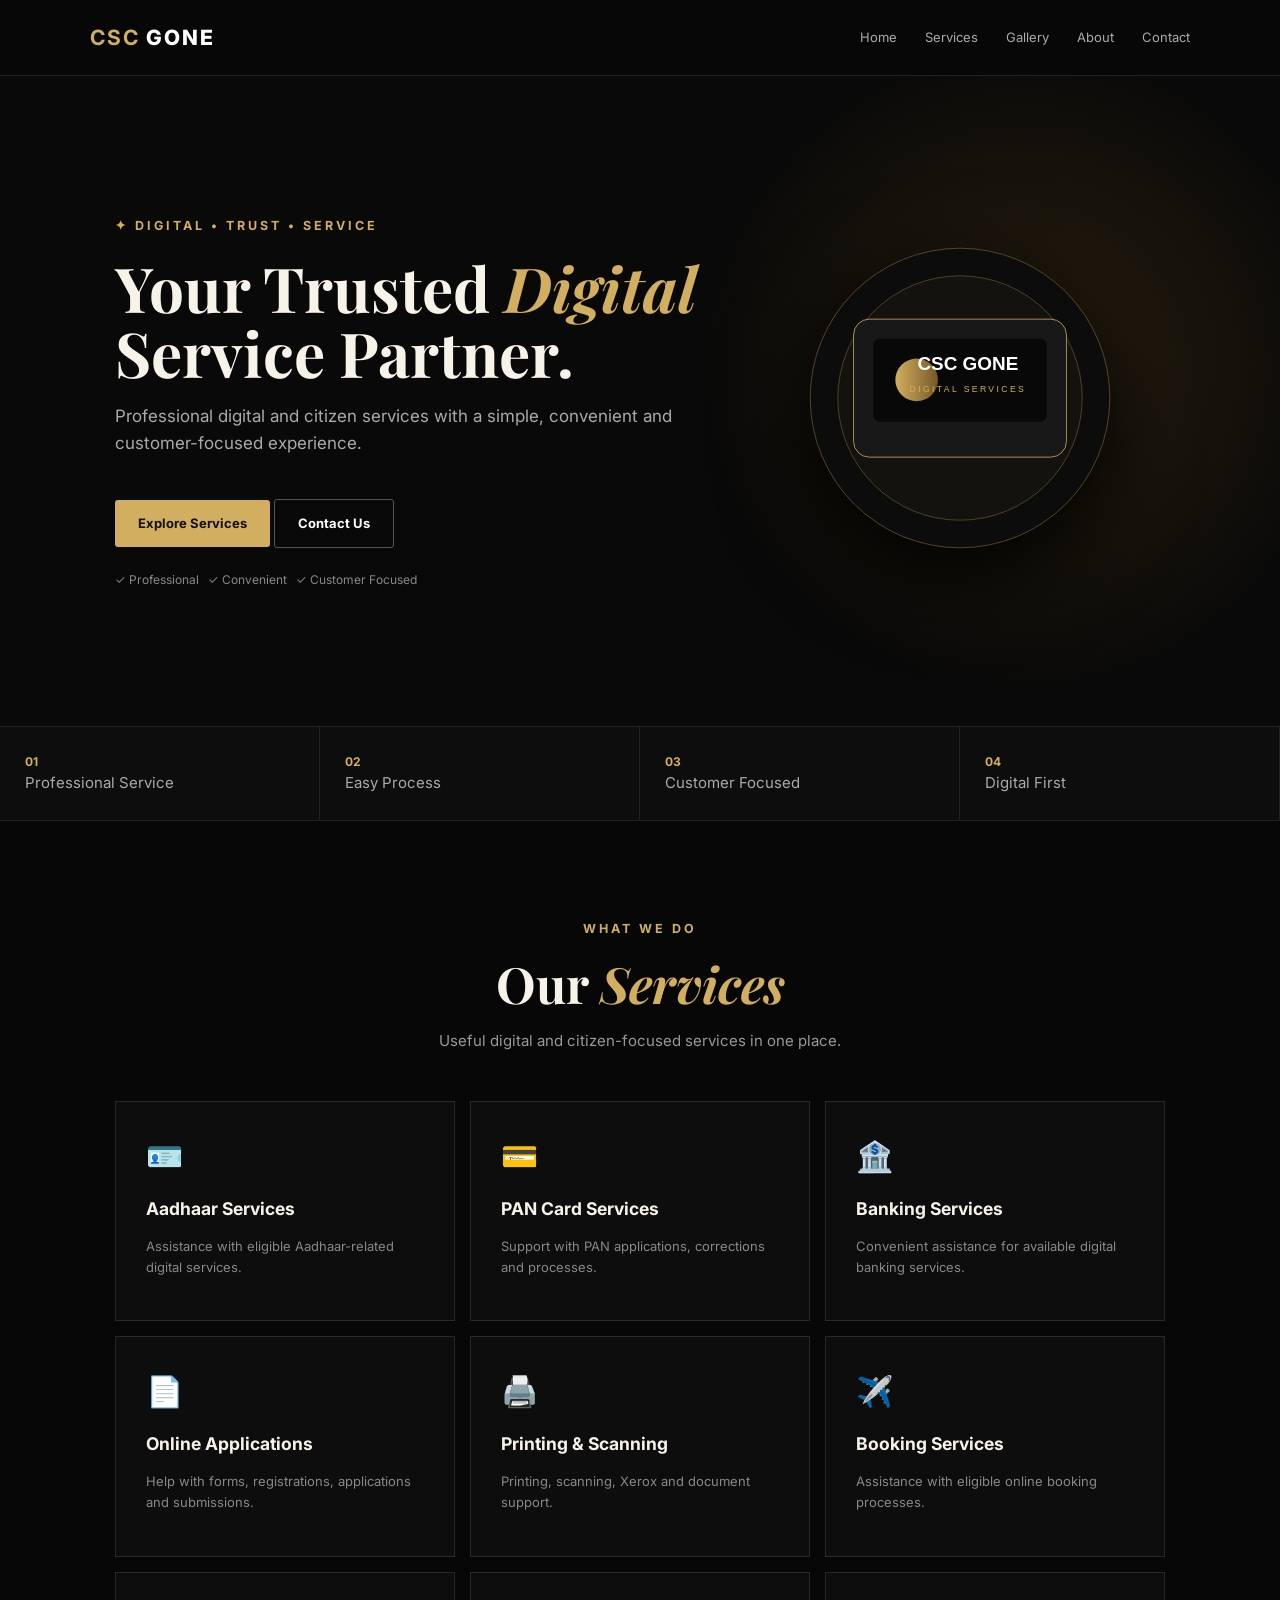
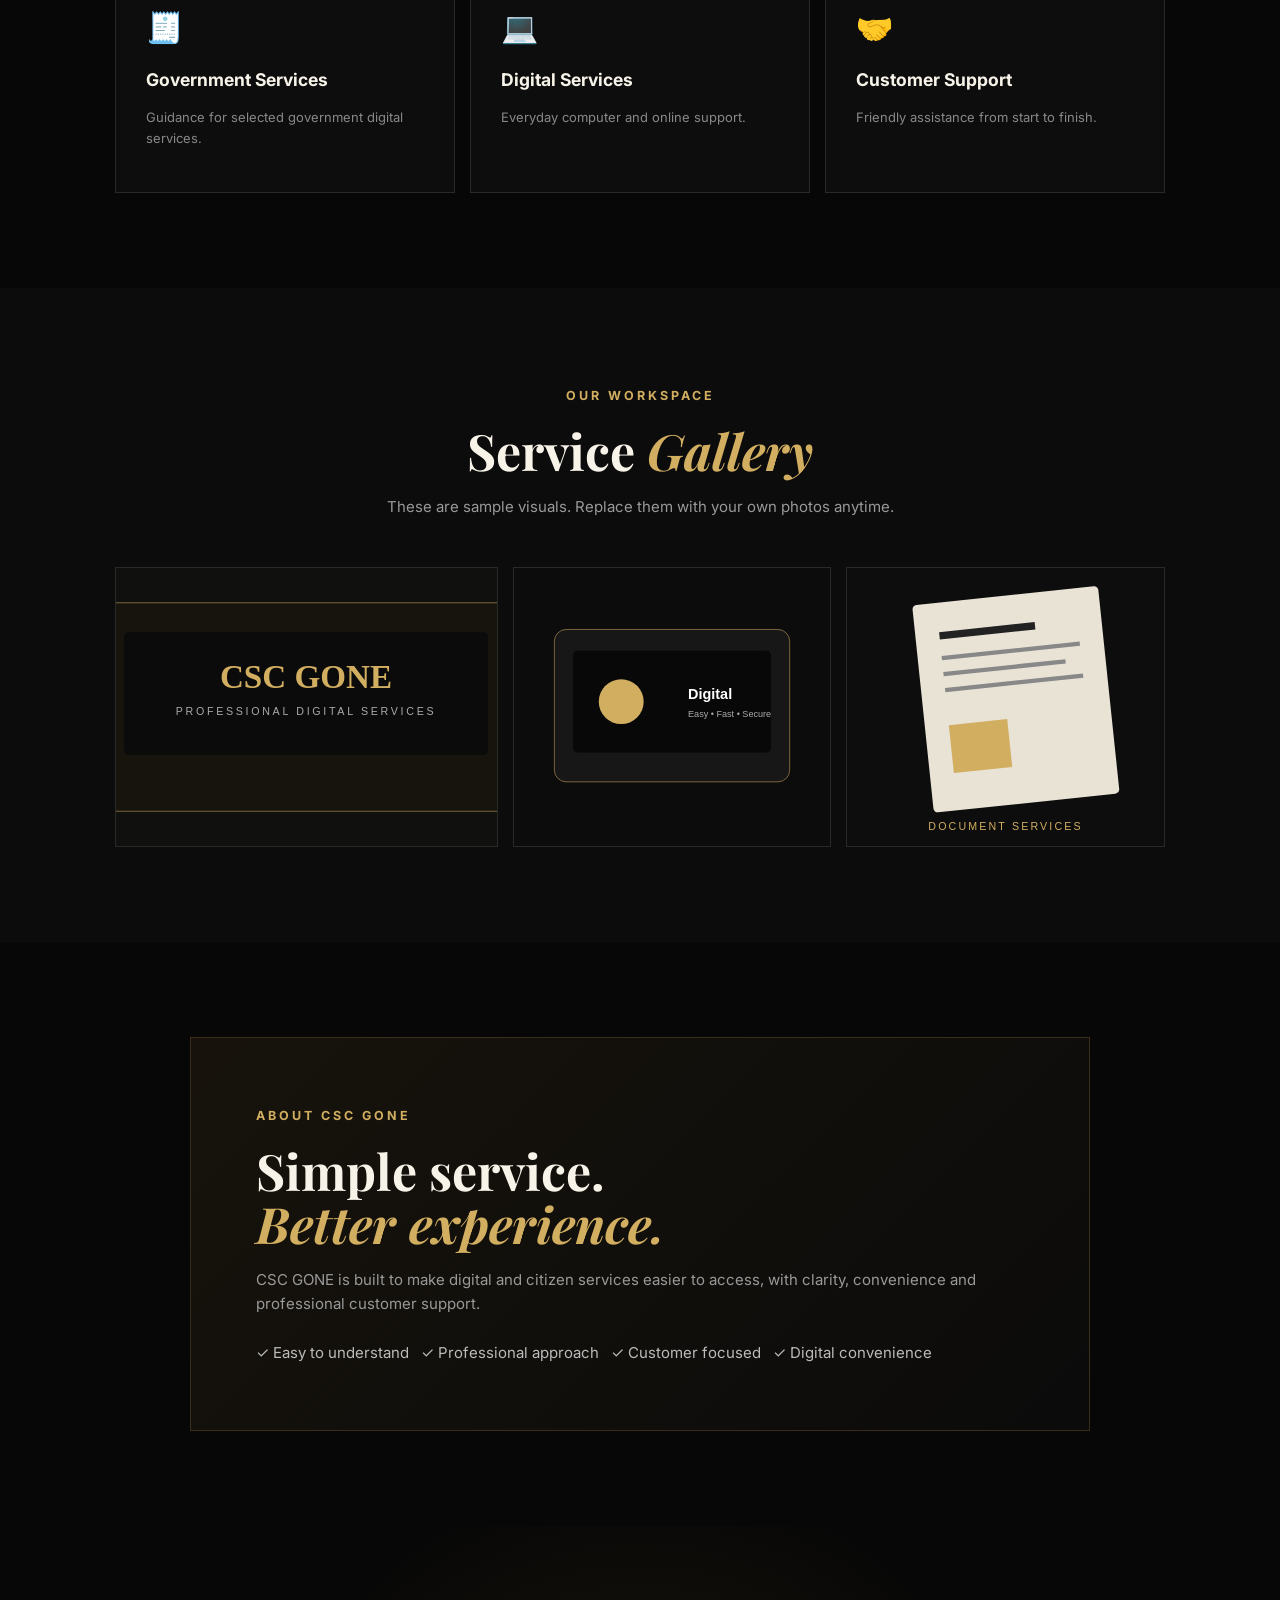
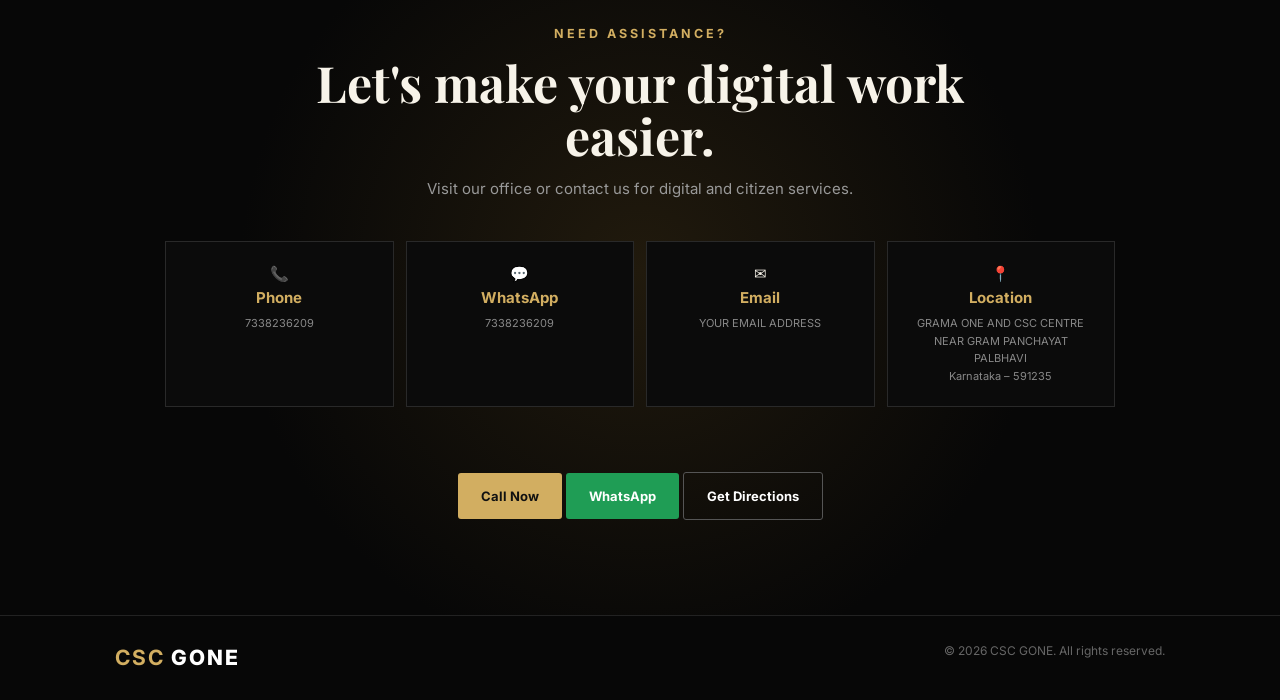
<file: home.html>
<!doctype html><html lang="en"><head><meta charset="utf-8"><meta name="viewport" content="width=device-width,initial-scale=1"><title>CSC GONE | Digital Services</title><link rel="preconnect" href="https://fonts.googleapis.com"><link href="https://fonts.googleapis.com/css2?family=Inter:wght@400;600;700;800&family=Playfair+Display:wght@600;700&display=swap" rel="stylesheet"><link rel="stylesheet" href="style.css"></head><body>
<header><a class="logo" href="#home"><b>CSC</b> GONE</a><nav id="nav"><a href="#home">Home</a><a href="#services">Services</a><a href="#gallery">Gallery</a><a href="#about">About</a><a href="#contact">Contact</a></nav><button onclick="document.querySelector('nav').classList.toggle('open')">☰</button></header>
<section class="hero" id="home"><div><small>✦ DIGITAL • TRUST • SERVICE</small><h1>Your Trusted <em>Digital</em><br>Service Partner.</h1><p>Professional digital and citizen services with a simple, convenient and customer-focused experience.</p><a class="btn" href="#services">Explore Services</a> <a class="btn ghost" href="#contact">Contact Us</a><div class="points">✓ Professional &nbsp; ✓ Convenient &nbsp; ✓ Customer Focused</div></div><div class="visual"><img src="images/hero.svg" alt="CSC GONE digital services"></div></section>
<section class="stats"><div><b>01</b>Professional Service</div><div><b>02</b>Easy Process</div><div><b>03</b>Customer Focused</div><div><b>04</b>Digital First</div></section>
<section class="section" id="services"><div class="head"><small>WHAT WE DO</small><h2>Our <em>Services</em></h2><p>Useful digital and citizen-focused services in one place.</p></div><div class="grid">
<article><i>🪪</i><h3>Aadhaar Services</h3><p>Assistance with eligible Aadhaar-related digital services.</p></article><article><i>💳</i><h3>PAN Card Services</h3><p>Support with PAN applications, corrections and processes.</p></article><article><i>🏦</i><h3>Banking Services</h3><p>Convenient assistance for available digital banking services.</p></article><article><i>📄</i><h3>Online Applications</h3><p>Help with forms, registrations, applications and submissions.</p></article><article><i>🖨️</i><h3>Printing & Scanning</h3><p>Printing, scanning, Xerox and document support.</p></article><article><i>✈️</i><h3>Booking Services</h3><p>Assistance with eligible online booking processes.</p></article><article><i>🧾</i><h3>Government Services</h3><p>Guidance for selected government digital services.</p></article><article><i>💻</i><h3>Digital Services</h3><p>Everyday computer and online support.</p></article><article><i>🤝</i><h3>Customer Support</h3><p>Friendly assistance from start to finish.</p></article></div></section>
<section class="dark section" id="gallery"><div class="head"><small>OUR WORKSPACE</small><h2>Service <em>Gallery</em></h2><p>These are sample visuals. Replace them with your own photos anytime.</p></div><div class="gallery"><img src="images/office.svg" alt="Office"><img src="images/digital.svg" alt="Digital services"><img src="images/documents.svg" alt="Documents"></div></section>
<section class="section about" id="about"><div class="box"><small>ABOUT CSC GONE</small><h2>Simple service.<br><em>Better experience.</em></h2><p>CSC GONE is built to make digital and citizen services easier to access, with clarity, convenience and professional customer support.</p><div class="checks">✓ Easy to understand &nbsp; ✓ Professional approach &nbsp; ✓ Customer focused &nbsp; ✓ Digital convenience</div></div></section>
<section class="cta" id="contact"><small>NEED ASSISTANCE?</small><h2>Let's make your digital work easier.</h2><p>Visit our office or contact us for digital and citizen services.</p><div class="contact"><div>📞 <b>Phone</b><span>7338236209</span></div><div>💬 <b>WhatsApp</b><span>7338236209</span></div><div>✉ <b>Email</b><span>YOUR EMAIL ADDRESS</span></div><div>📍 <b>Location</b><span>GRAMA ONE AND CSC CENTRE<br>NEAR GRAM PANCHAYAT PALBHAVI<br>Karnataka – 591235</span></div></div><a class="btn" href="tel:+917338236209">Call Now</a> <a class="btn wa" href="https://wa.me/917338236209">WhatsApp</a> <a class="btn ghost" href="https://www.google.com/maps/search/?api=1&query=Grama+One+and+CSC+Centre+near+Gram+Panchayat+Palbhavi+Karnataka+591235" target="_blank" rel="noopener">Get Directions</a></section>
<footer><div class="logo"><b>CSC</b> GONE</div><span>© 2026 CSC GONE. All rights reserved.</span></footer><script>document.querySelectorAll('nav a').forEach(a=>a.onclick=()=>document.querySelector('nav').classList.remove('open'))</script></body></html>
</file>
<file: style.css>
*{box-sizing:border-box}html{scroll-behavior:smooth}body{margin:0;background:#070707;color:#f7f3e9;font:15px Inter,Arial;line-height:1.6}header{height:76px;padding:0 7%;display:flex;align-items:center;justify-content:space-between;border-bottom:1px solid #222;position:sticky;top:0;background:#080808ee;backdrop-filter:blur(12px);z-index:5}.logo{font-size:21px;font-weight:800;letter-spacing:2px;color:#fff;text-decoration:none}.logo b,small,em,.stats b{color:#d2ae61}nav{display:flex;gap:28px}nav a{color:#aaa;text-decoration:none;font-size:13px}header button{display:none;background:none;border:0;color:#fff;font-size:25px}.hero{min-height:650px;padding:90px 9%;display:flex;align-items:center;justify-content:space-between;gap:50px;background:radial-gradient(circle at 80% 45%,#2b210f,transparent 30%),#090909}.hero>div:first-child{max-width:680px}.hero small,.head small,.box small,.cta small{letter-spacing:3px;font-weight:700}.hero h1,h2{font:700 62px/1.05 "Playfair Display",serif;margin:18px 0}.hero p{color:#aaa;max-width:580px;font-size:17px}.btn{display:inline-block;margin-top:25px;padding:13px 23px;background:#d2ae61;color:#111;text-decoration:none;font-weight:700;font-size:13px;border-radius:3px}.ghost{background:transparent;color:#fff;border:1px solid #555}.points{color:#888;font-size:12px;margin-top:22px}.visual{width:410px}.visual img{width:100%;filter:drop-shadow(0 25px 45px #000)}.stats{display:grid;grid-template-columns:repeat(4,1fr);background:#0d0d0d;border-block:1px solid #222}.stats div{padding:25px;border-right:1px solid #222;color:#aaa}.stats b{display:block;font-size:12px}.section{padding:95px 9%}.head{text-align:center;max-width:680px;margin:auto auto 48px}.head h2,.about h2,.cta h2{font-size:50px}.head p,.about p,.cta p{color:#999}.grid{display:grid;grid-template-columns:repeat(3,1fr);gap:15px}.grid article{padding:30px;border:1px solid #292929;background:#0d0d0d;transition:.25s}.grid article:hover{transform:translateY(-5px);border-color:#705b32}.grid i{font-style:normal;font-size:30px}.grid h3{margin:15px 0 6px}.grid p{color:#888;font-size:13px}.dark{background:#0c0c0c}.gallery{display:grid;grid-template-columns:1.2fr 1fr 1fr;gap:15px}.gallery img{width:100%;height:280px;object-fit:cover;border:1px solid #292929}.box{max-width:900px;margin:auto;padding:65px;border:1px solid #3a2e1a;background:linear-gradient(135deg,#17130c,#0b0b0b)}.checks{color:#bbb;margin-top:25px}.cta{text-align:center;padding:95px 9%;background:radial-gradient(circle,#211a0d,transparent 55%)}.cta h2{max-width:800px;margin:12px auto}.contact{max-width:950px;margin:40px auto;display:grid;grid-template-columns:repeat(4,1fr);gap:12px}.contact div{padding:20px;border:1px solid #292929;background:#0b0b0b}.contact b,.contact span{display:block}.contact b{color:#d2ae61}.contact span{font-size:11px;color:#888;margin-top:5px}.wa{background:#1f9d55;color:white}footer{padding:25px 9%;border-top:1px solid #222;display:flex;justify-content:space-between;color:#666;font-size:12px}@media(max-width:850px){header button{display:block}nav{display:none;position:absolute;top:76px;left:0;right:0;padding:20px 8%;background:#080808;flex-direction:column}.open{display:flex}.hero{padding:70px 7%;flex-direction:column;align-items:flex-start}.visual{width:min(100%,400px);margin:auto}.stats{grid-template-columns:1fr 1fr}.grid{grid-template-columns:1fr 1fr}.gallery{grid-template-columns:1fr}.contact{grid-template-columns:1fr 1fr}.section{padding:70px 7%}}@media(max-width:550px){.grid,.contact{grid-template-columns:1fr}.hero h1,h2,.head h2,.about h2,.cta h2{font-size:45px}.box{padding:35px}footer{flex-direction:column;gap:10px}}
</file>
